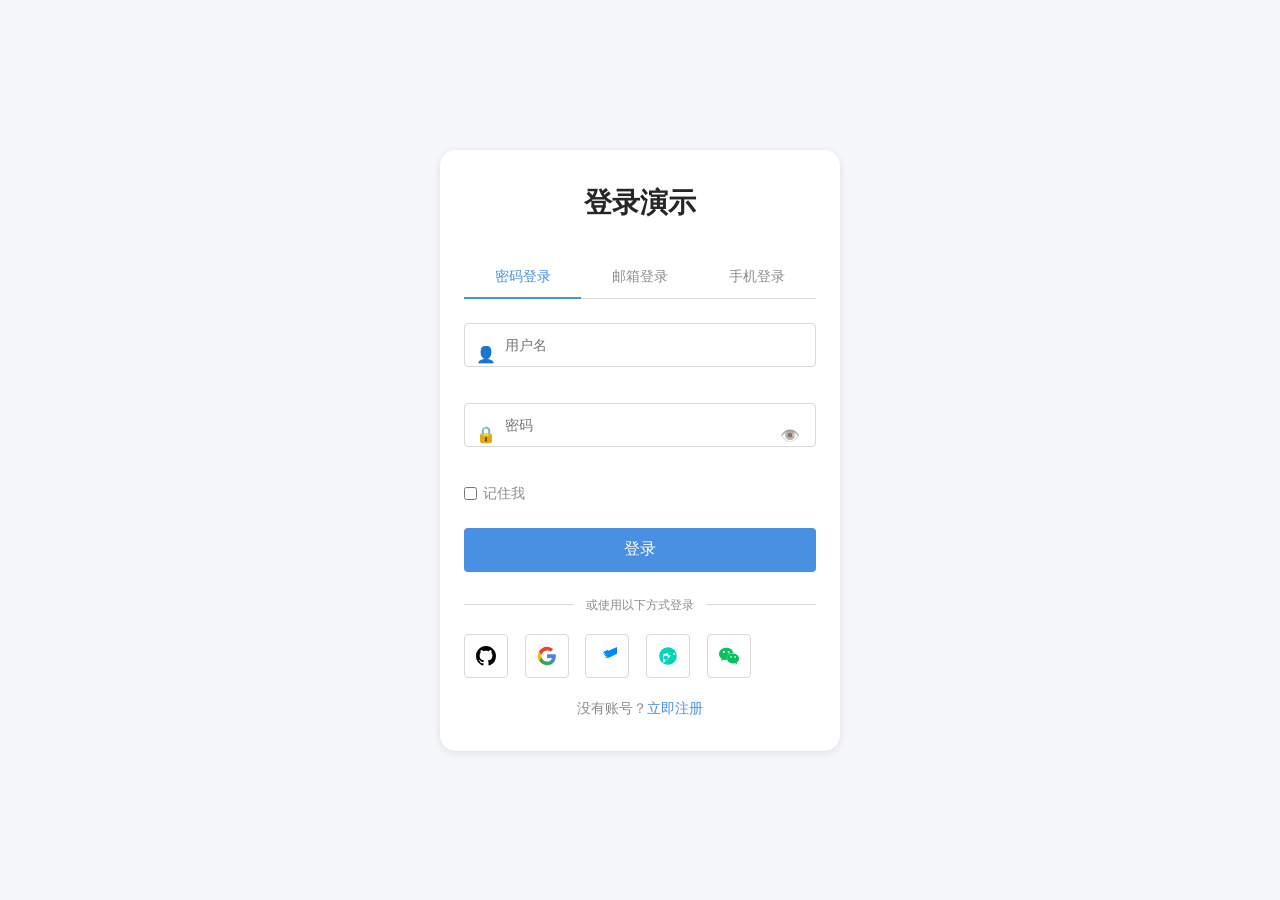
<file: frontend/index.html>
<!DOCTYPE html>
<html lang="zh-CN">
<head>
    <meta charset="UTF-8">
    <meta name="viewport" content="width=device-width, initial-scale=1.0, maximum-scale=1.0, user-scalable=no">
    <title>登录演示 - Login Demo</title>
    <link rel="stylesheet" href="css/style.css">
</head>
<body>
    <div class="app-container">
        <!-- 未登录视图 -->
        <div id="auth-view" class="view active">
            <div class="auth-card">
                <h1 class="app-title">登录演示</h1>

                <!-- 登录表单 -->
                <div id="login-form" class="form-container">
                    <!-- 标签页导航 -->
                    <div class="tab-nav">
                        <button class="tab-btn active" data-tab="password">密码登录</button>
                        <button class="tab-btn" data-tab="email">邮箱登录</button>
                        <button class="tab-btn" data-tab="phone">手机登录</button>
                    </div>

                    <!-- 密码登录表单 -->
                    <div class="tab-content active" data-tab="password">
                        <div class="input-group">
                            <span class="input-icon">👤</span>
                            <input type="text" id="login-username" placeholder="用户名" autocomplete="username">
                            <span class="error-message"></span>
                        </div>
                        <div class="input-group">
                            <span class="input-icon">🔒</span>
                            <input type="password" id="login-password" placeholder="密码" autocomplete="current-password">
                            <button type="button" class="toggle-password" tabindex="-1">👁️</button>
                            <span class="error-message"></span>
                        </div>
                        <div class="form-options">
                            <label class="checkbox">
                                <input type="checkbox" id="remember-me">
                                <span>记住我</span>
                            </label>
                        </div>
                        <button type="button" id="btn-login-password" class="btn-primary">登录</button>
                    </div>

                    <!-- 邮箱验证码登录 -->
                    <div class="tab-content" data-tab="email">
                        <div class="input-group">
                            <span class="input-icon">📧</span>
                            <input type="email" id="login-email" placeholder="邮箱地址" autocomplete="email">
                            <span class="error-message"></span>
                        </div>
                        <div class="input-group">
                            <span class="input-icon">🔢</span>
                            <input type="text" id="login-email-code" placeholder="验证码" maxlength="6">
                            <button type="button" id="btn-send-email" class="btn-code">发送验证码</button>
                            <span class="error-message"></span>
                        </div>
                        <button type="button" id="btn-login-email" class="btn-primary">登录</button>
                    </div>

                    <!-- 手机验证码登录 -->
                    <div class="tab-content" data-tab="phone">
                        <div class="input-group">
                            <span class="input-icon">📱</span>
                            <input type="tel" id="login-phone" placeholder="手机号" maxlength="11" autocomplete="tel">
                            <span class="error-message"></span>
                        </div>
                        <div class="input-group">
                            <span class="input-icon">🔢</span>
                            <input type="text" id="login-phone-code" placeholder="验证码" maxlength="6">
                            <button type="button" id="btn-send-sms" class="btn-code">发送验证码</button>
                            <span class="error-message"></span>
                        </div>
                        <button type="button" id="btn-login-phone" class="btn-primary">登录</button>
                    </div>

                    <!-- OAuth登录 -->
                    <div class="oauth-section">
                        <div class="divider">
                            <span>或使用以下方式登录</span>
                        </div>
                        <div class="oauth-buttons">
                            <button class="oauth-btn" data-provider="github" title="GitHub">
                                <svg viewBox="0 0 24 24" width="24" height="24"><path d="M12 0C5.37 0 0 5.37 0 12c0 5.31 3.435 9.795 8.205 11.385.6.105.825-.255.825-.57 0-.285-.015-1.23-.015-2.235-3.015.555-3.795-.735-4.035-1.41-.135-.345-.72-1.41-1.23-1.695-.42-.225-1.02-.78-.015-.795.945-.015 1.62.87 1.845 1.23 1.08 1.815 2.805 1.305 3.495.99.105-.78.42-1.305.765-1.605-2.67-.3-5.46-1.335-5.46-5.925 0-1.305.465-2.385 1.23-3.225-.12-.3-.54-1.53.12-3.18 0 0 1.005-.315 3.3 1.23.96-.27 1.98-.405 3-.405s2.04.135 3 .405c2.295-1.56 3.3-1.23 3.3-1.23.66 1.65.24 2.88.12 3.18.765.84 1.23 1.905 1.23 3.225 0 4.605-2.805 5.625-5.475 5.925.435.375.81 1.095.81 2.22 0 1.605-.015 2.895-.015 3.285 0 .315.225.69.825.57A12.02 12.02 0 0024 12c0-6.63-5.37-12-12-12z"/></svg>
                            </button>
                            <button class="oauth-btn" data-provider="google" title="Google">
                                <svg viewBox="0 0 24 24" width="24" height="24"><path d="M22.56 12.25c0-.78-.07-1.53-.2-2.25H12v4.26h5.92c-.26 1.37-1.04 2.53-2.21 3.31v2.77h3.57c2.08-1.92 3.28-4.74 3.28-8.09z" fill="#4285F4"/><path d="M12 23c2.97 0 5.46-.98 7.28-2.66l-3.57-2.77c-.98.66-2.23 1.06-3.71 1.06-2.86 0-5.29-1.93-6.16-4.53H2.18v2.84C3.99 20.53 7.7 23 12 23z" fill="#34A853"/><path d="M5.84 14.09c-.22-.66-.35-1.36-.35-2.09s.13-1.43.35-2.09V7.07H2.18C1.43 8.55 1 10.22 1 12s.43 3.45 1.18 4.93l2.85-2.22.81-.62z" fill="#FBBC05"/><path d="M12 5.38c1.62 0 3.06.56 4.21 1.64l3.15-3.15C17.45 2.09 14.97 1 12 1 7.7 1 3.99 3.47 2.18 7.07l3.66 2.84c.87-2.6 3.3-4.53 6.16-4.53z" fill="#EA4335"/></svg>
                            </button>
                            <button class="oauth-btn" data-provider="dingtalk" title="钉钉">
                                <svg viewBox="0 0 1024 1024" width="24" height="24">
                                    <path fill="#0089FF" d="M868.7 332.1c-4.7-3-9.7-5.3-14.9-6.9-1.9-0.6-3.9-1-5.9-1.3-0.5-0.1-1.1-0.2-1.6-0.2-2.4-0.3-4.9-0.5-7.4-0.5-30.7 0-58.3 12.8-78.1 33.4-5.2 5.4-9.8 11.4-13.6 17.9-0.2 0.3-0.4 0.7-0.6 1-0.4 0.8-0.9 1.6-1.3 2.4-0.1 0.2-0.2 0.4-0.3 0.6-1.4 3-2.6 6.1-3.6 9.3-0.2 0.7-0.4 1.4-0.6 2.1-0.7 2.7-1.2 5.5-1.5 8.3 0 0.2-0.1 0.5-0.1 0.7-0.2 2.3-0.3 4.6-0.3 7 0 46.7 37.9 84.6 84.6 84.6 2.4 0 4.7-0.1 7-0.3 0.2 0 0.5-0.1 0.7-0.1 2.8-0.3 5.6-0.8 8.3-1.5 0.7-0.2 1.4-0.4 2.1-0.6 3.2-1 6.3-2.2 9.3-3.6 0.2-0.1 0.4-0.2 0.6-0.3 0.8-0.4 1.6-0.9 2.4-1.3 0.3-0.2 0.7-0.4 1-0.6 6.5-3.8 12.5-8.4 17.9-13.6 20.6-19.8 33.4-47.4 33.4-78.1 0-2.5-0.2-4.9-0.5-7.4-0.1-0.5-0.1-1.1-0.2-1.6-0.3-2-0.7-4-1.3-5.9-1.6-5.2-3.9-10.2-6.9-14.9z m-270.6-86.5l-58.1-26.2-11.1-25.1c-1.6-3.6-5.8-5.3-9.5-3.8l-37.2 15.3c-3.7 1.5-5.5 5.7-4 9.4l10.4 25.9-55.8 29.1-10.4-25.9c-1.4-3.7-5.5-5.5-9.2-4.1l-37.9 14.2c-3.7 1.4-5.6 5.5-4.2 9.2l9.4 26.3-66.7 38.1c-5.8 3.3-7.8 10.7-4.5 16.5l16.6 29c3.3 5.8 10.7 7.8 16.5 4.5l66.7-38.1 14.1 31.8-66.7 38.1c-5.8 3.3-7.8 10.7-4.5 16.5l16.6 29c3.3 5.8 10.7 7.8 16.5 4.5l66.7-38.1 14.1 31.8-66.7 38.1c-5.8 3.3-7.8 10.7-4.5 16.5l16.6 29c3.3 5.8 10.7 7.8 16.5 4.5l66.7-38.1 14.1 31.8-66.7 38.1c-5.8 3.3-7.8 10.7-4.5 16.5l16.6 29c3.3 5.8 10.7 7.8 16.5 4.5l66.7-38.1 13.7 30.9 37.2-15.3 27.5-10.9 37.9-14.2 27.5-11.4 37.2-16.6 27.5-12.2 37.2-17.5 27.5-13 37.2-18.8 27.5-13.7 37.2-19.7 27.5-14.2 37.2-20.2 27.5-14.4 37.2-20.4 27.5-14.4 37.2-20.2 27.5-14.2 37.2-19.7 27.5-13.7 37.2-18.8 27.5-13 37.2-17.5 27.5-12.2 37.2-16.6 27.5-11.4 37.9-14.2 27.5-10.9 37.2-15.3 13.7-30.9-66.7 38.1c-5.8 3.3-13.2 1.3-16.5-4.5l-16.6-29c-3.3-5.8-1.3-13.2 4.5-16.5l66.7-38.1-14.1-31.8-66.7 38.1c-5.8 3.3-13.2 1.3-16.5-4.5l-16.6-29c-3.3-5.8-1.3-13.2 4.5-16.5l66.7-38.1-14.1-31.8-66.7 38.1c-5.8 3.3-13.2 1.3-16.5-4.5l-16.6-29c-3.3-5.8-1.3-13.2 4.5-16.5l66.7-38.1-16.6-29c-3.3-5.8-1.3-13.2 4.5-16.5l66.7-38.1-26.3-9.4c-3.7-1.4-5.6-5.5-4.2-9.2l14.2-37.9c1.4-3.7 5.5-5.6 9.2-4.2l25.9 10.4-29.1-55.8-25.9-10.4c-3.7-1.4-7.9 0.4-9.4 4l-15.3 37.2c-1.5 3.7 0.2 7.9 3.8 9.5l25.1 11.1 26.2 58.1z"/>
                                </svg>
                            </button>
                            <button class="oauth-btn" data-provider="feishu" title="飞书">
                                <svg viewBox="0 0 1024 1024" width="24" height="24">
                                    <path fill="#00D6B9" d="M775.05 373.9c3.8-4.7 8.3-8.9 13.5-12.3 2.9-1.9 6-3.5 9.2-4.8 0.8-0.3 1.7-0.6 2.5-0.9 2.7-0.9 5.5-1.5 8.3-1.8 1.2-0.1 2.4-0.2 3.7-0.2 18.1 0 34.6 7.6 46.4 19.7 3.2 3.3 6 7 8.2 11.1 0.3 0.6 0.6 1.2 0.9 1.8 1.2 2.6 2.2 5.3 2.9 8.1 0.1 0.6 0.3 1.2 0.4 1.8 0.6 3.1 1 6.3 1 9.6 0 28.9-23.5 52.4-52.4 52.4-1.3 0-2.6-0.1-3.8-0.2-0.6-0.1-1.2-0.2-1.8-0.3-2.8-0.5-5.6-1.3-8.2-2.3-0.6-0.2-1.2-0.5-1.8-0.7-3.9-1.7-7.5-4-10.8-6.7-0.5-0.4-1.1-0.9-1.6-1.3-2.7-2.4-5.1-5.1-7.1-8.1-0.4-0.6-0.8-1.3-1.2-2-1.8-3.2-3.1-6.6-4-10.3-0.2-0.7-0.3-1.4-0.4-2.1-0.4-3-0.6-6.1-0.6-9.3 0-5.3 0.8-10.4 2.3-15.2 0.3-1 0.7-2 1.1-2.9 0.8-1.9 1.8-3.8 2.9-5.6 0.4-0.6 0.8-1.3 1.2-1.9 1.9-2.7 4-5.2 6.4-7.4 0.6-0.5 1.2-1 1.8-1.5zM512 64C264.6 64 64 264.6 64 512s200.6 448 448 448 448-200.6 448-448S759.4 64 512 64z m188.5 360.9l-243.9 289.5c-5.8 6.9-15.3 9.3-23.7 6l-140.1-56c-8.4-3.4-12.9-12.6-10.4-21.3l36.7-125.2c2.5-8.7 10.8-14.1 19.8-13.3l133.1 11.3c9 0.8 16.6 7.2 18.8 16l26.8 108.6c2.2 8.8-3 17.8-11.5 20.4l-122.2 37c-8.5 2.6-13.8 11.4-11.8 20.1l16.6 73.4c2 8.7-3.4 17.5-11.9 20.1l-96.8 29.3c-8.5 2.6-17.6-2.2-20.4-10.6L273.5 445.1c-2.8-8.4 1.6-17.5 9.8-20.7l193.2-72.3c8.2-3.1 17.4 0.9 20.9 8.9l55.1 128.5c3.5 8 13 11.9 21.2 8.8l126.1-47.2c8.2-3.1 17.4 0.9 20.9 8.9l18.9 44.2c3.5 8 13 11.9 21.2 8.8l9.5-3.6c8.2-3.1 17.4 0.9 20.9 8.9z"/>
                                </svg>
                            </button>
                            <button class="oauth-btn" data-provider="wechat" title="微信">
                                <svg viewBox="0 0 24 24" width="24" height="24">
                                    <path fill="#07C160" d="M8.691 2.188C3.891 2.188 0 5.476 0 9.53c0 2.212 1.17 4.203 3.002 5.55a.59.59 0 01.213.665l-.39 1.48c-.019.07-.048.141-.048.213 0 .163.13.295.29.295a.326.326 0 00.167-.054l1.903-1.114a.864.864 0 01.717-.098 10.16 10.16 0 002.837.403c.276 0 .543-.027.811-.05-.857-2.578.157-4.972 1.932-6.446 1.703-1.415 3.882-1.98 5.853-1.838-.576-3.583-3.896-6.348-7.994-6.348zM5.785 5.991c.642 0 1.162.529 1.162 1.18a1.17 1.17 0 01-1.162 1.178A1.17 1.17 0 014.623 7.17c0-.651.52-1.18 1.162-1.18zm5.813 0c.642 0 1.162.529 1.162 1.18a1.17 1.17 0 01-1.162 1.178 1.17 1.17 0 01-1.162-1.178c0-.651.52-1.18 1.162-1.18zm5.34 2.867c-1.797-.052-3.746.512-5.28 1.786-1.72 1.428-2.687 3.72-1.78 6.22.942 2.453 3.666 4.229 6.884 4.229.826 0 1.622-.12 2.361-.336a.722.722 0 01.598.082l1.584.926a.272.272 0 00.14.047c.134 0 .24-.111.24-.247 0-.06-.023-.12-.038-.177l-.327-1.233a.582.582 0 01-.023-.156.49.49 0 01.201-.398C23.024 18.48 24 16.82 24 14.98c0-3.21-2.931-5.837-6.656-6.088V8.89c-.135-.01-.27-.027-.407-.03zm-2.53 3.274c.535 0 .969.44.969.982a.976.976 0 01-.969.983.976.976 0 01-.969-.983c0-.542.434-.982.97-.982zm4.844 0c.535 0 .969.44.969.982a.976.976 0 01-.969.983.976.976 0 01-.969-.983c0-.542.434-.982.969-.982z"/>
                                </svg>
                            </button>
                        </div>
                    </div>

                    <!-- 注册链接 -->
                    <div class="register-link">
                        没有账号？<a href="#" id="link-to-register">立即注册</a>
                    </div>
                </div>

                <!-- 注册表单 -->
                <div id="register-form" class="form-container hidden">
                    <h2 class="form-title">注册账号</h2>

                    <div class="input-group">
                        <span class="input-icon">👤</span>
                        <input type="text" id="reg-username" placeholder="用户名 *" autocomplete="username">
                        <span class="error-message"></span>
                    </div>
                    <div class="input-group">
                        <span class="input-icon">🔒</span>
                        <input type="password" id="reg-password" placeholder="密码 *" autocomplete="new-password">
                        <button type="button" class="toggle-password" tabindex="-1">👁️</button>
                        <span class="error-message"></span>
                        <div class="password-strength"></div>
                    </div>
                    <div class="input-group">
                        <span class="input-icon">🔒</span>
                        <input type="password" id="reg-confirm-password" placeholder="确认密码 *" autocomplete="new-password">
                        <button type="button" class="toggle-password" tabindex="-1">👁️</button>
                        <span class="error-message"></span>
                    </div>
                    <div class="input-group">
                        <span class="input-icon">📧</span>
                        <input type="email" id="reg-email" placeholder="邮箱（可选）" autocomplete="email">
                        <span class="error-message"></span>
                    </div>
                    <div class="input-group">
                        <span class="input-icon">📱</span>
                        <input type="tel" id="reg-phone" placeholder="手机号（可选）" maxlength="11" autocomplete="tel">
                        <span class="error-message"></span>
                    </div>
                    <div class="input-group">
                        <span class="input-icon">✏️</span>
                        <input type="text" id="reg-nickname" placeholder="昵称 *" autocomplete="nickname">
                        <span class="error-message"></span>
                    </div>

                    <button type="button" id="btn-register" class="btn-primary">注册</button>

                    <div class="back-link">
                        已有账号？<a href="#" id="link-to-login">返回登录</a>
                    </div>
                </div>
            </div>
        </div>

        <!-- 登录后视图 -->
        <div id="user-view" class="view">
            <nav class="navbar">
                <div class="nav-brand">登录演示</div>
                <div class="nav-actions">
                    <img id="nav-avatar" src="data:image/svg+xml,%3Csvg xmlns='http://www.w3.org/2000/svg' viewBox='0 0 24 24'%3E%3Ccircle cx='12' cy='8' r='4' fill='%23ccc'/%3E%3Cpath d='M12 14c-4.42 0-8 1.79-8 4v2h16v-2c0-2.21-3.58-4-8-4z' fill='%23ccc'/%3E%3C/svg%3E" alt="头像" class="nav-avatar">
                    <button id="btn-logout" class="btn-logout">退出</button>
                </div>
            </nav>

            <div class="user-content">
                <div class="user-card">
                    <div class="user-header">
                        <img id="user-avatar" src="data:image/svg+xml,%3Csvg xmlns='http://www.w3.org/2000/svg' viewBox='0 0 24 24'%3E%3Ccircle cx='12' cy='8' r='4' fill='%23ccc'/%3E%3Cpath d='M12 14c-4.42 0-8 1.79-8 4v2h16v-2c0-2.21-3.58-4-8-4z' fill='%23ccc'/%3E%3C/svg%3E" alt="头像" class="user-avatar">
                        <div class="user-info">
                            <h2 id="user-nickname">--</h2>
                            <p id="user-username">@username</p>
                        </div>
                    </div>
                    <div class="user-details">
                        <div class="detail-item">
                            <span class="detail-label">邮箱</span>
                            <span id="user-email" class="detail-value">--</span>
                        </div>
                        <div class="detail-item">
                            <span class="detail-label">手机号</span>
                            <span id="user-phone" class="detail-value">--</span>
                        </div>
                        <div class="detail-item">
                            <span class="detail-label">注册时间</span>
                            <span id="user-created" class="detail-value">--</span>
                        </div>
                    </div>
                </div>
            </div>
        </div>
    </div>

    <!-- 邮箱补全模态框 -->
    <div id="email-completion-modal" class="modal hidden">
        <div class="modal-overlay"></div>
        <div class="modal-content">
            <div class="modal-header">
                <h2>绑定邮箱</h2>
            </div>
            <div class="modal-body">
                <p class="modal-desc">为了保障您的账号安全，请绑定邮箱地址。如果该邮箱已有账号，系统会自动关联。</p>
                <div class="input-group">
                    <span class="input-icon">📧</span>
                    <input type="email" id="completion-email" placeholder="请输入邮箱地址" autocomplete="email">
                    <span class="error-message"></span>
                </div>
                <div class="input-group">
                    <span class="input-icon">🔢</span>
                    <input type="text" id="completion-email-code" placeholder="请输入验证码" maxlength="6">
                    <button type="button" id="btn-send-completion-email" class="btn-code">发送验证码</button>
                    <span class="error-message"></span>
                </div>
            </div>
            <div class="modal-footer">
                <button type="button" id="btn-submit-completion-email" class="btn-primary">绑定邮箱</button>
            </div>
        </div>
    </div>

    <!-- Toast容器 -->
    <div id="toast-container"></div>

    <script src="js/config.js"></script>
    <script src="js/utils.js"></script>
    <script src="js/auth.js"></script>
    <script src="js/user.js"></script>
    <script src="js/main.js"></script>
</body>
</html>
</file>
<file: frontend/css/style.css>
/* 全局样式 */
* {
    margin: 0;
    padding: 0;
    box-sizing: border-box;
}

:root {
    --bg-color: #f5f7fa;
    --card-bg: #ffffff;
    --primary-color: #4a90e2;
    --primary-hover: #357abd;
    --success-color: #52c41a;
    --error-color: #f5222d;
    --text-primary: #262626;
    --text-secondary: #8c8c8c;
    --border-color: #d9d9d9;
    --shadow: 0 2px 8px rgba(0, 0, 0, 0.1);
    --radius: 4px;
    --card-radius: 16px;
}

body {
    font-family: -apple-system, BlinkMacSystemFont, 'Segoe UI', 'PingFang SC', 'Hiragino Sans GB',
        'Microsoft YaHei', 'Helvetica Neue', Helvetica, Arial, sans-serif;
    background-color: var(--bg-color);
    color: var(--text-primary);
    min-height: 100vh;
    line-height: 1.5;
    overflow-x: hidden;
}

/* 视图切换 */
.view {
    display: none;
    opacity: 0;
    transition: opacity 0.3s ease;
    width: 100%;
}

.view.active {
    display: flex;
    flex-direction: column;
    opacity: 1;
    min-height: 100vh;
}

/* 应用容器 */
.app-container {
    min-height: 100vh;
    display: flex;
    flex-direction: column;
}

/* 认证视图 */
#auth-view {
    align-items: center;
    justify-content: center;
    padding: 20px;
}

/* 认证卡片 */
.auth-card {
    background: var(--card-bg);
    border-radius: var(--card-radius);
    box-shadow: var(--shadow);
    width: 100%;
    max-width: 400px;
    padding: 32px 24px;
}

.app-title {
    text-align: center;
    font-size: 28px;
    font-weight: 600;
    margin-bottom: 32px;
    color: var(--text-primary);
}

/* 表单容器 */
.form-container {
    animation: fadeIn 0.3s ease;
}

@keyframes fadeIn {
    from {
        opacity: 0;
        transform: translateY(-10px);
    }
    to {
        opacity: 1;
        transform: translateY(0);
    }
}

.form-container.hidden {
    display: none;
}

.form-title {
    font-size: 20px;
    font-weight: 600;
    margin-bottom: 24px;
    color: var(--text-primary);
}

/* 标签页导航 */
.tab-nav {
    display: flex;
    border-bottom: 1px solid var(--border-color);
    margin-bottom: 24px;
}

.tab-btn {
    flex: 1;
    padding: 12px 16px;
    background: none;
    border: none;
    cursor: pointer;
    font-size: 14px;
    color: var(--text-secondary);
    position: relative;
    transition: color 0.2s ease;
}

.tab-btn:hover {
    color: var(--primary-color);
}

.tab-btn.active {
    color: var(--primary-color);
    font-weight: 500;
}

.tab-btn.active::after {
    content: '';
    position: absolute;
    bottom: -1px;
    left: 0;
    right: 0;
    height: 2px;
    background: var(--primary-color);
}

/* 标签页内容 */
.tab-content {
    display: none;
}

.tab-content.active {
    display: block;
}

/* 输入框组 */
.input-group {
    position: relative;
    margin-bottom: 16px;
}

.input-icon {
    position: absolute;
    left: 12px;
    top: 50%;
    transform: translateY(-50%);
    font-size: 16px;
    z-index: 1;
}

.input-group input {
    width: 100%;
    height: 44px;
    padding: 0 40px 0 40px;
    border: 1px solid var(--border-color);
    border-radius: var(--radius);
    font-size: 14px;
    transition: border-color 0.2s ease;
    outline: none;
}

.input-group input:focus {
    border-color: var(--primary-color);
}

.input-group input.error {
    border-color: var(--error-color);
}

.error-message {
    display: block;
    font-size: 12px;
    color: var(--error-color);
    margin-top: 4px;
    min-height: 16px;
}

.toggle-password {
    position: absolute;
    right: 12px;
    top: 50%;
    transform: translateY(-50%);
    background: none;
    border: none;
    cursor: pointer;
    font-size: 16px;
    padding: 4px;
    opacity: 0.6;
    transition: opacity 0.2s ease;
}

.toggle-password:hover {
    opacity: 1;
}

.btn-code {
    position: absolute;
    right: 4px;
    top: 50%;
    transform: translateY(-50%);
    background: none;
    border: 1px solid var(--primary-color);
    color: var(--primary-color);
    padding: 6px 12px;
    border-radius: var(--radius);
    font-size: 12px;
    cursor: pointer;
    transition: all 0.2s ease;
}

.btn-code:hover:not(:disabled) {
    background: var(--primary-color);
    color: white;
}

.btn-code:disabled {
    border-color: var(--border-color);
    color: var(--text-secondary);
    cursor: not-allowed;
}

/* 表单选项 */
.form-options {
    display: flex;
    justify-content: space-between;
    align-items: center;
    margin-bottom: 16px;
}

.checkbox {
    display: flex;
    align-items: center;
    cursor: pointer;
    font-size: 14px;
    color: var(--text-secondary);
}

.checkbox input {
    margin-right: 6px;
    cursor: pointer;
}

/* 密码强度 */
.password-strength {
    margin-top: 4px;
    height: 4px;
    background: var(--border-color);
    border-radius: 2px;
    overflow: hidden;
}

.password-strength.weak {
    background: linear-gradient(to right, var(--error-color) 33%, var(--border-color) 33%);
}

.password-strength.medium {
    background: linear-gradient(to right, var(--error-color) 33%, #faad14 33%, #faad14 66%, var(--border-color) 66%);
}

.password-strength.strong {
    background: var(--success-color);
}

/* 按钮 */
.btn-primary {
    width: 100%;
    height: 44px;
    background: var(--primary-color);
    color: white;
    border: none;
    border-radius: var(--radius);
    font-size: 16px;
    font-weight: 500;
    cursor: pointer;
    transition: background-color 0.2s ease;
    margin-top: 8px;
}

.btn-primary:hover:not(:disabled) {
    background: var(--primary-hover);
}

.btn-primary:disabled {
    background: var(--border-color);
    cursor: not-allowed;
}

/* OAuth登录 */
.oauth-section {
    margin-top: 24px;
}

.divider {
    display: flex;
    align-items: center;
    margin: 20px 0;
}

.divider::before,
.divider::after {
    content: '';
    flex: 1;
    height: 1px;
    background: var(--border-color);
}

.divider span {
    padding: 0 12px;
    font-size: 12px;
    color: var(--text-secondary);
}

.oauth-buttons {
    display: grid;
    grid-template-columns: repeat(6, 1fr);
    gap: 12px;
}

.oauth-btn {
    width: 44px;
    height: 44px;
    border: 1px solid var(--border-color);
    border-radius: var(--radius);
    background: white;
    cursor: pointer;
    display: flex;
    align-items: center;
    justify-content: center;
    transition: all 0.2s ease;
}

.oauth-btn:hover {
    border-color: var(--primary-color);
    transform: translateY(-2px);
}

.oauth-btn svg {
    width: 20px;
    height: 20px;
}

/* 注册链接 */
.register-link,
.back-link {
    text-align: center;
    margin-top: 20px;
    font-size: 14px;
    color: var(--text-secondary);
}

.register-link a,
.back-link a {
    color: var(--primary-color);
    text-decoration: none;
}

.register-link a:hover,
.back-link a:hover {
    text-decoration: underline;
}

/* 用户视图 */
#user-view {
    background: var(--bg-color);
    padding: 20px;
    overflow-y: auto;
}

/* 导航栏 */
.navbar {
    flex-shrink: 0;
    background: var(--card-bg);
    box-shadow: 0 2px 4px rgba(0, 0, 0, 0.05);
    padding: 12px 20px;
    display: flex;
    justify-content: space-between;
    align-items: center;
}

.nav-brand {
    font-size: 18px;
    font-weight: 600;
    color: var(--text-primary);
}

.nav-actions {
    display: flex;
    align-items: center;
    gap: 16px;
}

.nav-avatar {
    width: 36px;
    height: 36px;
    border-radius: 50%;
    object-fit: cover;
}

.btn-logout {
    padding: 8px 16px;
    background: none;
    border: 1px solid var(--border-color);
    border-radius: var(--radius);
    color: var(--text-secondary);
    font-size: 14px;
    cursor: pointer;
    transition: all 0.2s ease;
}

.btn-logout:hover {
    border-color: var(--error-color);
    color: var(--error-color);
}

/* 用户内容容器 */
.user-content {
    flex: 1;
    display: flex;
    flex-direction: column;
    width: 100%;
}

/* 用户卡片 */
.user-card {
    max-width: 500px;
    width: 100%;
    margin: 20px auto;
    background: var(--card-bg);
    border-radius: var(--card-radius);
    box-shadow: var(--shadow);
    padding: 24px 20px;
}

.user-header {
    display: flex;
    align-items: center;
    gap: 16px;
    padding-bottom: 20px;
    border-bottom: 1px solid var(--border-color);
    margin-bottom: 20px;
}

.user-avatar {
    width: 64px;
    height: 64px;
    border-radius: 50%;
    object-fit: cover;
}

.user-info h2 {
    font-size: 20px;
    font-weight: 600;
    margin-bottom: 4px;
}

.user-info p {
    color: var(--text-secondary);
    font-size: 14px;
}

.user-details {
    display: flex;
    flex-direction: column;
    gap: 12px;
}

.detail-item {
    display: flex;
    justify-content: space-between;
    align-items: center;
}

.detail-label {
    font-size: 14px;
    color: var(--text-secondary);
}

.detail-value {
    font-size: 14px;
    font-weight: 500;
    color: var(--text-primary);
}

/* Toast */
#toast-container {
    position: fixed;
    top: 20px;
    left: 50%;
    transform: translateX(-50%);
    z-index: 1000;
}

.toast {
    display: flex;
    align-items: center;
    gap: 12px;
    min-width: 300px;
    max-width: 90vw;
    padding: 16px 20px;
    background: var(--card-bg);
    border-radius: 8px;
    box-shadow: 0 4px 12px rgba(0, 0, 0, 0.15);
    margin-bottom: 12px;
    animation: toastIn 0.3s ease;
}

@keyframes toastIn {
    from {
        opacity: 0;
        transform: translateY(-20px);
    }
    to {
        opacity: 1;
        transform: translateY(0);
    }
}

.toast.hiding {
    animation: toastOut 0.3s ease forwards;
}

@keyframes toastOut {
    to {
        opacity: 0;
        transform: translateY(-20px);
    }
}

.toast-icon {
    font-size: 20px;
}

.toast.success .toast-icon {
    color: var(--success-color);
}

.toast.error .toast-icon {
    color: var(--error-color);
}

.toast.loading .toast-icon {
    animation: spin 1s linear infinite;
}

@keyframes spin {
    from {
        transform: rotate(0deg);
    }
    to {
        transform: rotate(360deg);
    }
}

.toast-message {
    flex: 1;
    font-size: 14px;
    color: var(--text-primary);
}

.toast-close {
    background: none;
    border: none;
    font-size: 18px;
    color: var(--text-secondary);
    cursor: pointer;
    padding: 0;
    width: 20px;
    height: 20px;
    display: flex;
    align-items: center;
    justify-content: center;
}

.toast-close:hover {
    color: var(--text-primary);
}

/* 响应式设计 */
@media (max-width: 767px) {
    .auth-card {
        max-width: 100%;
        border-radius: 12px;
        padding: 24px 16px;
    }

    .app-title {
        font-size: 24px;
    }

    .input-group input {
        height: 48px;
        font-size: 16px;
    }

    .oauth-buttons {
        grid-template-columns: repeat(3, 1fr);
        gap: 8px;
    }

    .user-card {
        padding: 20px 16px;
    }

    .user-header {
        flex-direction: column;
        text-align: center;
    }

    .detail-item {
        flex-direction: column;
        align-items: flex-start;
        gap: 4px;
    }

    .user-content {
        padding: 0 10px;
    }

    .user-card {
        margin: 10px auto;
        padding: 20px 16px;
    }
}

@media (min-width: 768px) and (max-width: 1023px) {
    .auth-card {
        max-width: 400px;
    }
}

@media (min-width: 1024px) {
    .auth-card {
        max-width: 400px;
    }
}

/* 模态框 */
.modal {
    position: fixed;
    top: 0;
    left: 0;
    right: 0;
    bottom: 0;
    z-index: 2000;
    display: flex;
    align-items: center;
    justify-content: center;
}

.modal.hidden {
    display: none;
}

.modal-overlay {
    position: absolute;
    top: 0;
    left: 0;
    right: 0;
    bottom: 0;
    background: rgba(0, 0, 0, 0.5);
}

.modal-content {
    position: relative;
    background: var(--card-bg);
    border-radius: var(--card-radius);
    box-shadow: 0 8px 24px rgba(0, 0, 0, 0.2);
    width: 90%;
    max-width: 420px;
    max-height: 90vh;
    overflow-y: auto;
    animation: modalIn 0.3s ease;
}

@keyframes modalIn {
    from {
        opacity: 0;
        transform: scale(0.9) translateY(-20px);
    }
    to {
        opacity: 1;
        transform: scale(1) translateY(0);
    }
}

.modal-header {
    display: flex;
    justify-content: space-between;
    align-items: center;
    padding: 20px 24px;
    border-bottom: 1px solid var(--border-color);
}

.modal-header h2 {
    font-size: 18px;
    font-weight: 600;
    color: var(--text-primary);
}

.modal-close {
    background: none;
    border: none;
    font-size: 24px;
    color: var(--text-secondary);
    cursor: pointer;
    padding: 0;
    width: 32px;
    height: 32px;
    display: flex;
    align-items: center;
    justify-content: center;
    border-radius: var(--radius);
    transition: all 0.2s ease;
}

.modal-close:hover {
    background: var(--bg-color);
    color: var(--text-primary);
}

.modal-body {
    padding: 24px;
}

.modal-desc {
    color: var(--text-secondary);
    font-size: 14px;
    margin-bottom: 20px;
}

.modal-body .input-group {
    margin-bottom: 20px;
}

.modal-footer {
    display: flex;
    justify-content: flex-end;
    gap: 12px;
    padding: 16px 24px;
    border-top: 1px solid var(--border-color);
}

.btn-secondary {
    padding: 10px 20px;
    background: white;
    color: var(--text-primary);
    border: 1px solid var(--border-color);
    border-radius: var(--radius);
    font-size: 14px;
    cursor: pointer;
    transition: all 0.2s ease;
}

.btn-secondary:hover {
    border-color: var(--primary-color);
    color: var(--primary-color);
}

.modal-footer .btn-primary {
    width: auto;
    margin-top: 0;
}
</file>
